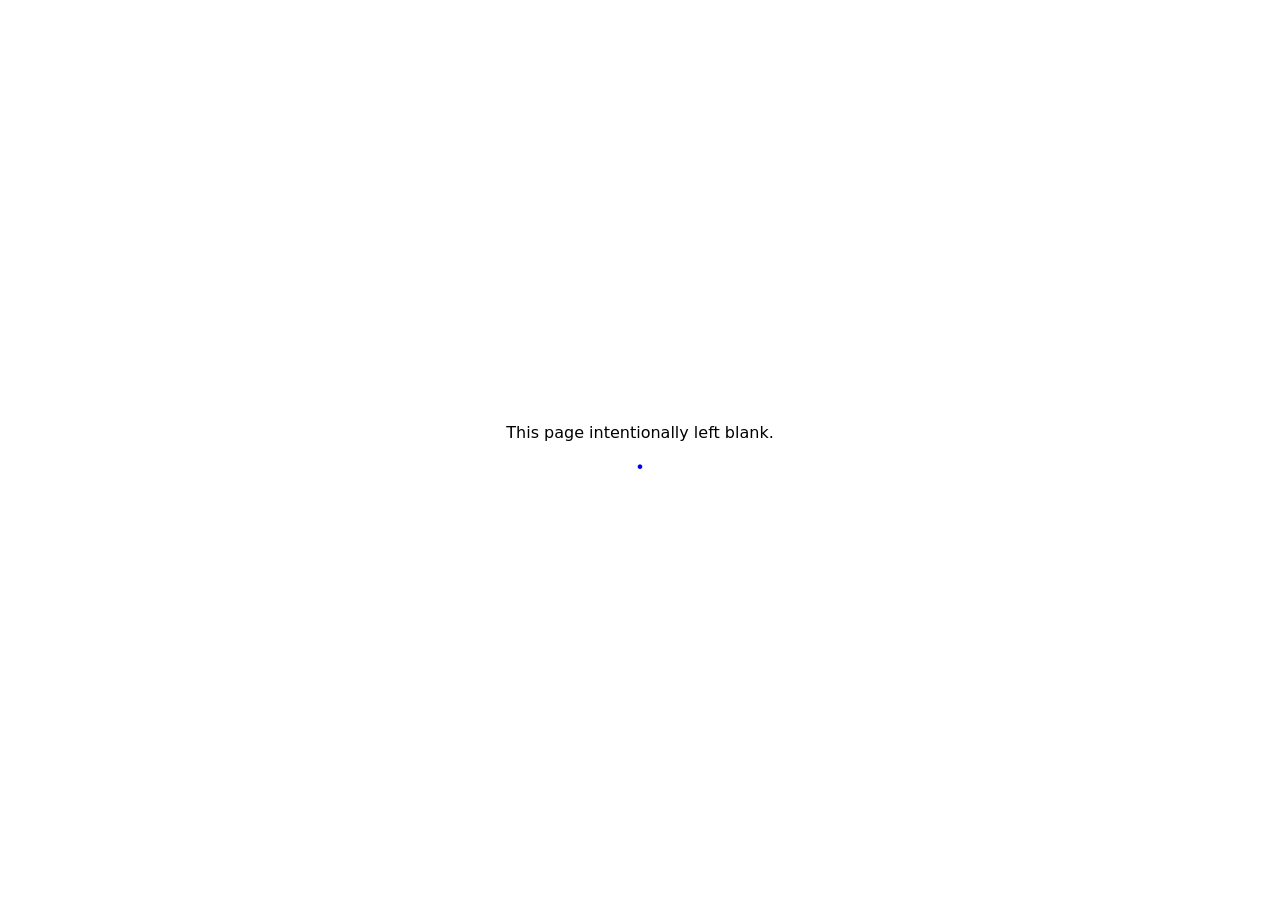
<file: index.html>
<!DOCTYPE html>
<html lang="en">
<head>
  <meta charset="UTF-8">
  <meta name="viewport" content="width=device-width, initial-scale=1.0">
  <title>sphae.re</title>
  <link rel="stylesheet" href="/css/style.css">
</head>
<body>
  <main>
    <p>This page intentionally left blank.</p>
    <p><a href="/index2.html" style="text-decoration: none">&#8226;</a></p>
  </main>
</body>
</html>
</file>
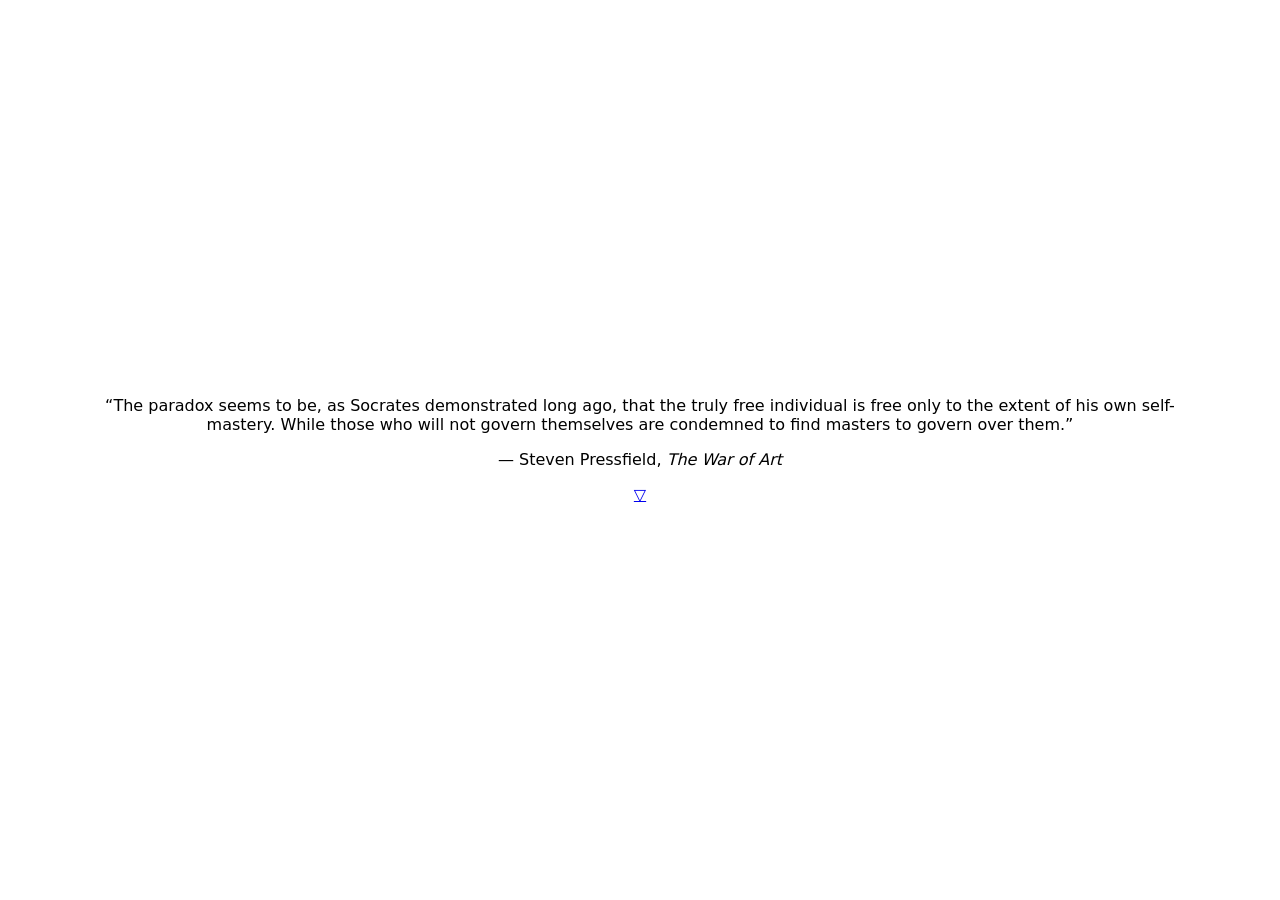
<file: index2.html>
<!DOCTYPE html>
<html lang="en">
<head>
  <meta charset="UTF-8">
  <meta name="viewport" content="width=device-width, initial-scale=1.0">
  <title>sphae.re</title>
  <link rel="stylesheet" href="/css/style.css">
</head>
<body>
  <main>
      <blockquote>
          <p>“The paradox seems to be, as Socrates demonstrated long ago, that the truly free individual is free only to the extent of his own self-mastery. While those who will not govern themselves are condemned to find masters to govern over them.”</p>
          <footer>
              — Steven Pressfield, <cite>The War of Art</cite>
          </footer>
      </blockquote>
      <p><a href="/index3.html">&bigtriangledown;</a></p>
  </main>
</body>
</html>
</file>
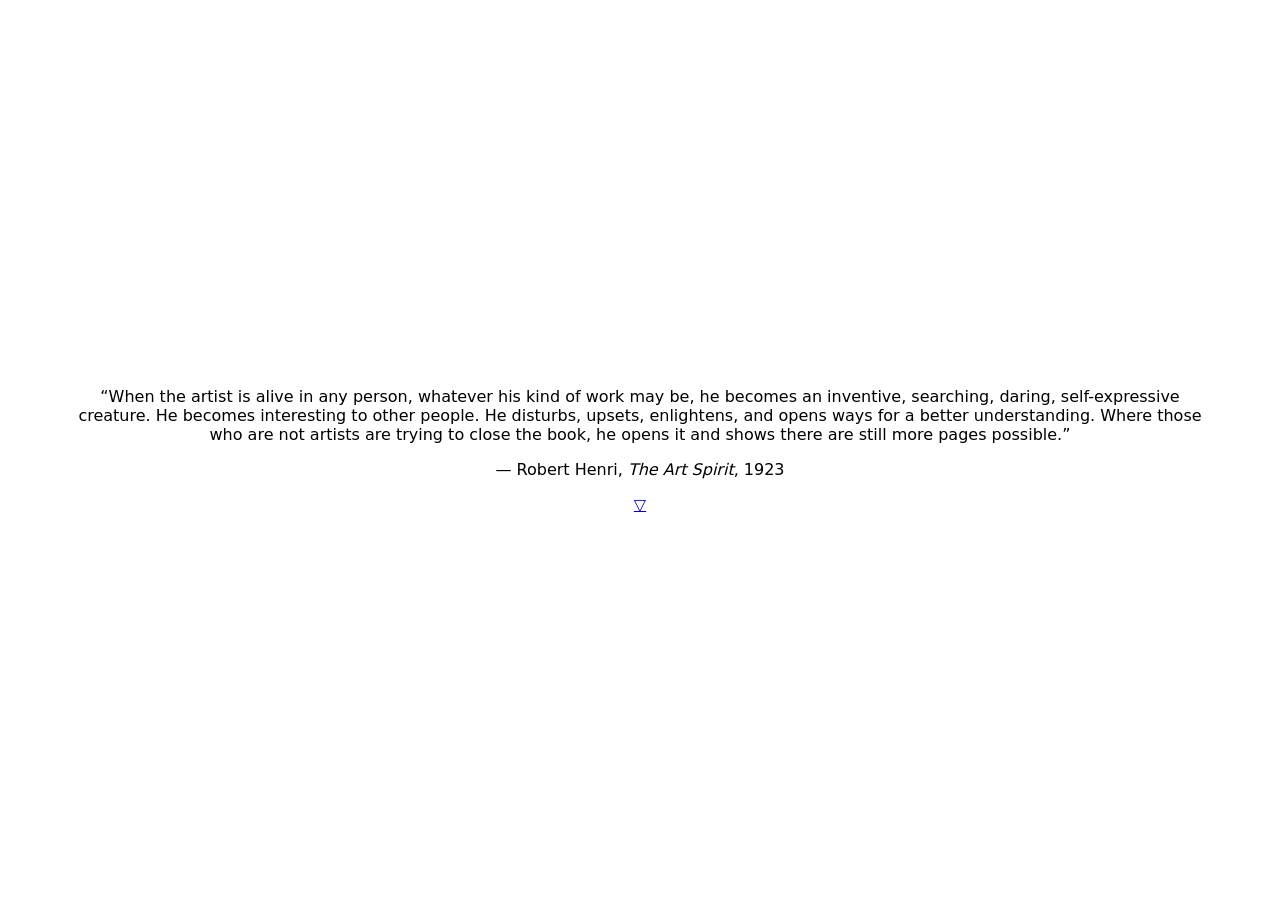
<file: index4.html>
<!DOCTYPE html>
<html lang="en">
<head>
  <meta charset="UTF-8">
  <meta name="viewport" content="width=device-width, initial-scale=1.0">
  <title>sphae.re</title>
  <link rel="stylesheet" href="/css/style.css">
</head>
<body>
  <main>
    <blockquote>
  <p>
    “When the artist is alive in any person, whatever his kind of work may be, he becomes an inventive, searching, daring, self-expressive creature. He becomes interesting to other people. He disturbs, upsets, enlightens, and opens ways for a better understanding. Where those who are not artists are trying to close the book, he opens it and shows there are still more pages possible.”
  </p>
  <footer>
    — Robert Henri, <cite>The Art Spirit</cite>, 1923
  </footer>
</blockquote>
    <p><a href="/index5.html">&bigtriangledown;</a></p>
  </main>
</body>
</html>
</file>
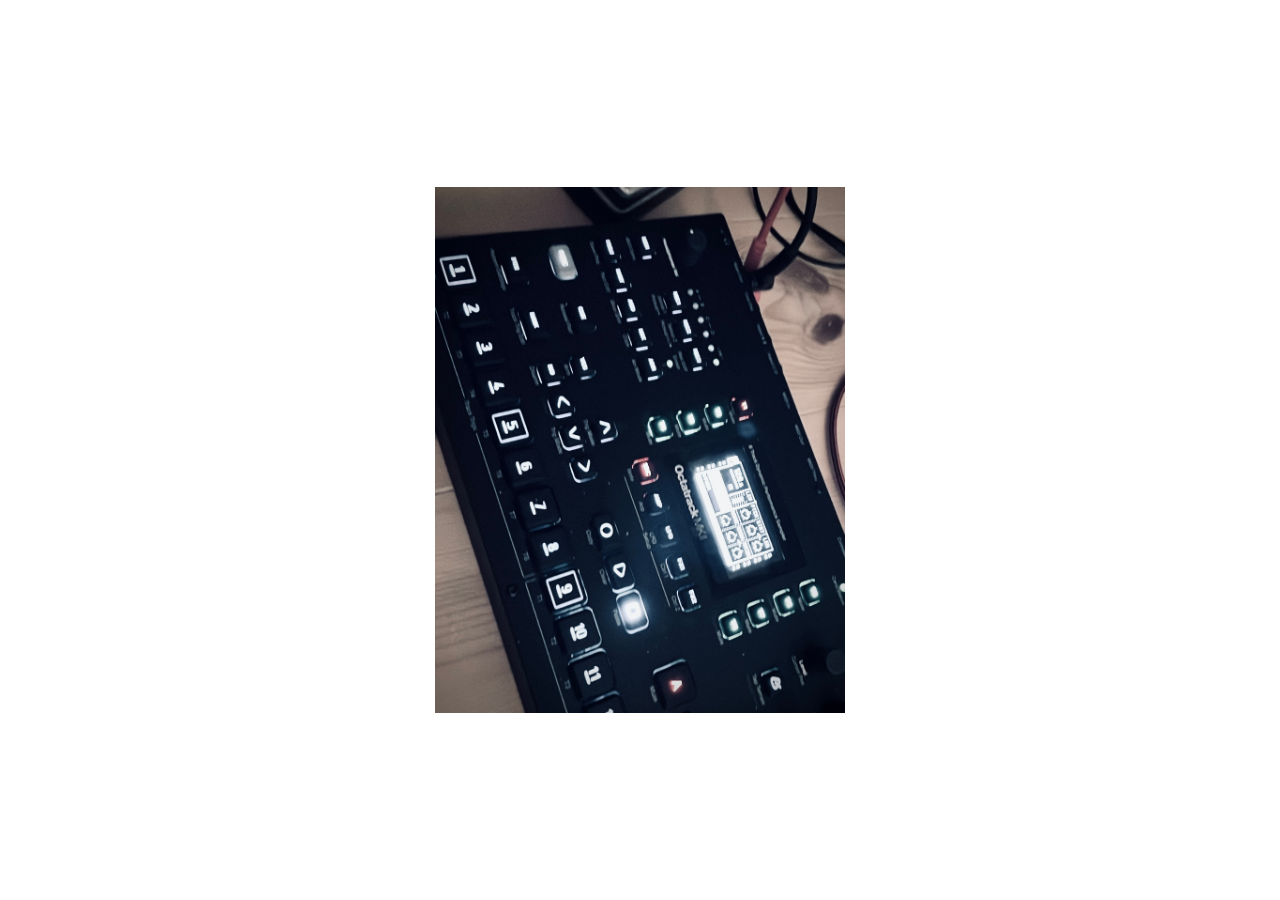
<file: index5.html>
<!DOCTYPE html>
<html lang="en">
<head>
  <meta charset="UTF-8">
  <meta name="viewport" content="width=device-width, initial-scale=1.0">
  <title>sphae.re</title>
  <link rel="stylesheet" href="/css/style.css">
</head>
<body>
  <main>
    <img class="featured-image" src="/img/IMG_1020.jpg" alt="An Elektron Octatrack sampler">
  </main>
</body>
</html>
</file>
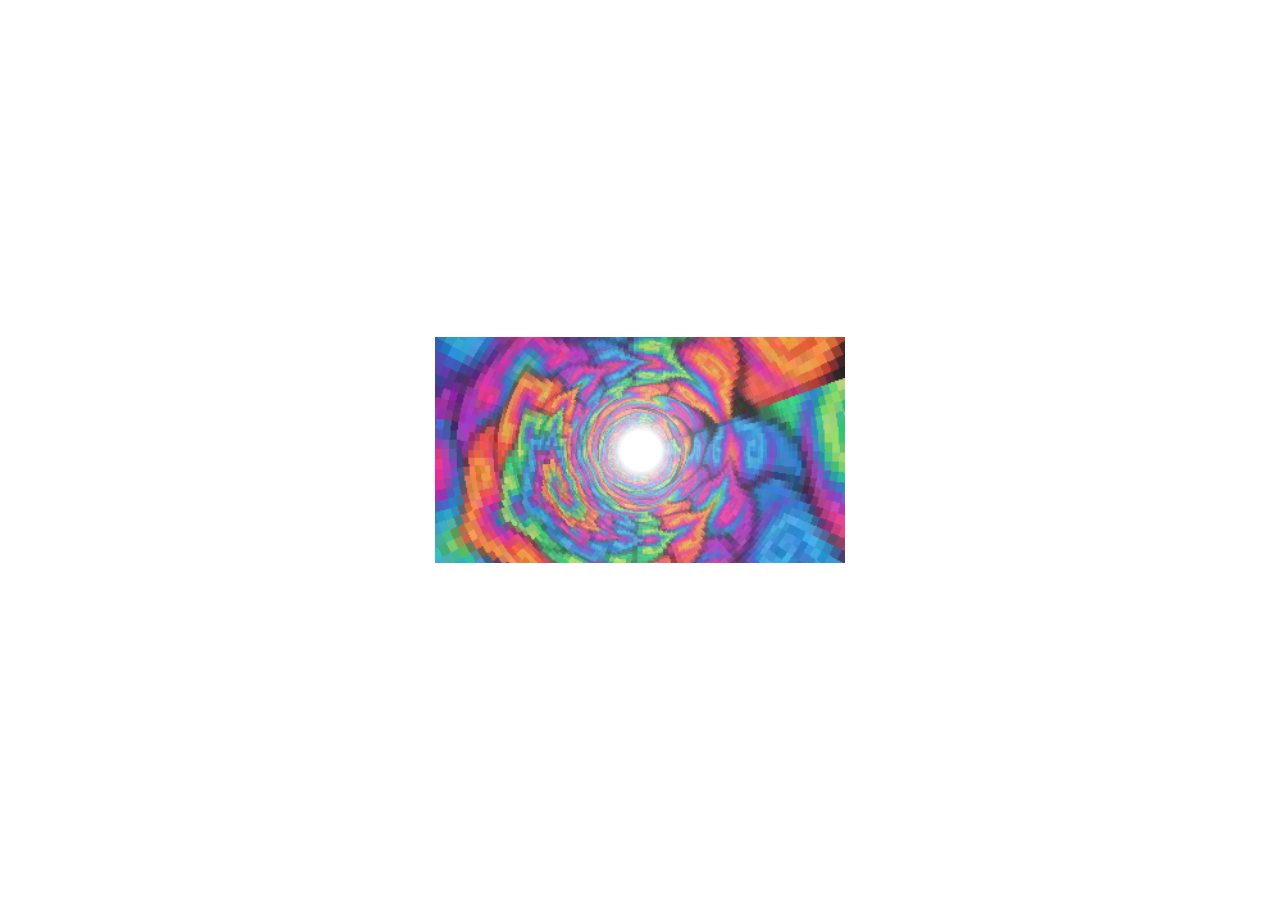
<file: index6.html>
<!DOCTYPE html>
<html lang="en">
<head>
  <meta charset="UTF-8">
  <meta name="viewport" content="width=device-width, initial-scale=1.0">
  <title>sphae.re</title>
  <link rel="stylesheet" href="/css/style.css">
</head>
<body>
  <main>
    <canvas id="canvas" class="tunnel-canvas" width="320" height="176" role="img" aria-label="Animated tunnel"></canvas>
  </main>
  <script src="/js/tunnel.js"></script>
</body>
</html>
</file>
<file: css/style.css>
:root {
  color-scheme: light;
}

body {
  margin: 0;
  background: #fff;
  color: #000;
  font-family: system-ui, sans-serif;
  display: flex;
  min-height: 100vh;
  align-items: center;
  justify-content: center;
  text-align: center;
}

main {
  padding: 2rem;
}

.featured-image {
  display: block;
  width: 410px;
  max-width: calc(100vw - 4rem);
  height: auto;
}

.tunnel-canvas {
  display: block;
  width: 410px;
  max-width: calc(100vw - 4rem);
  height: auto;
}
</file>
